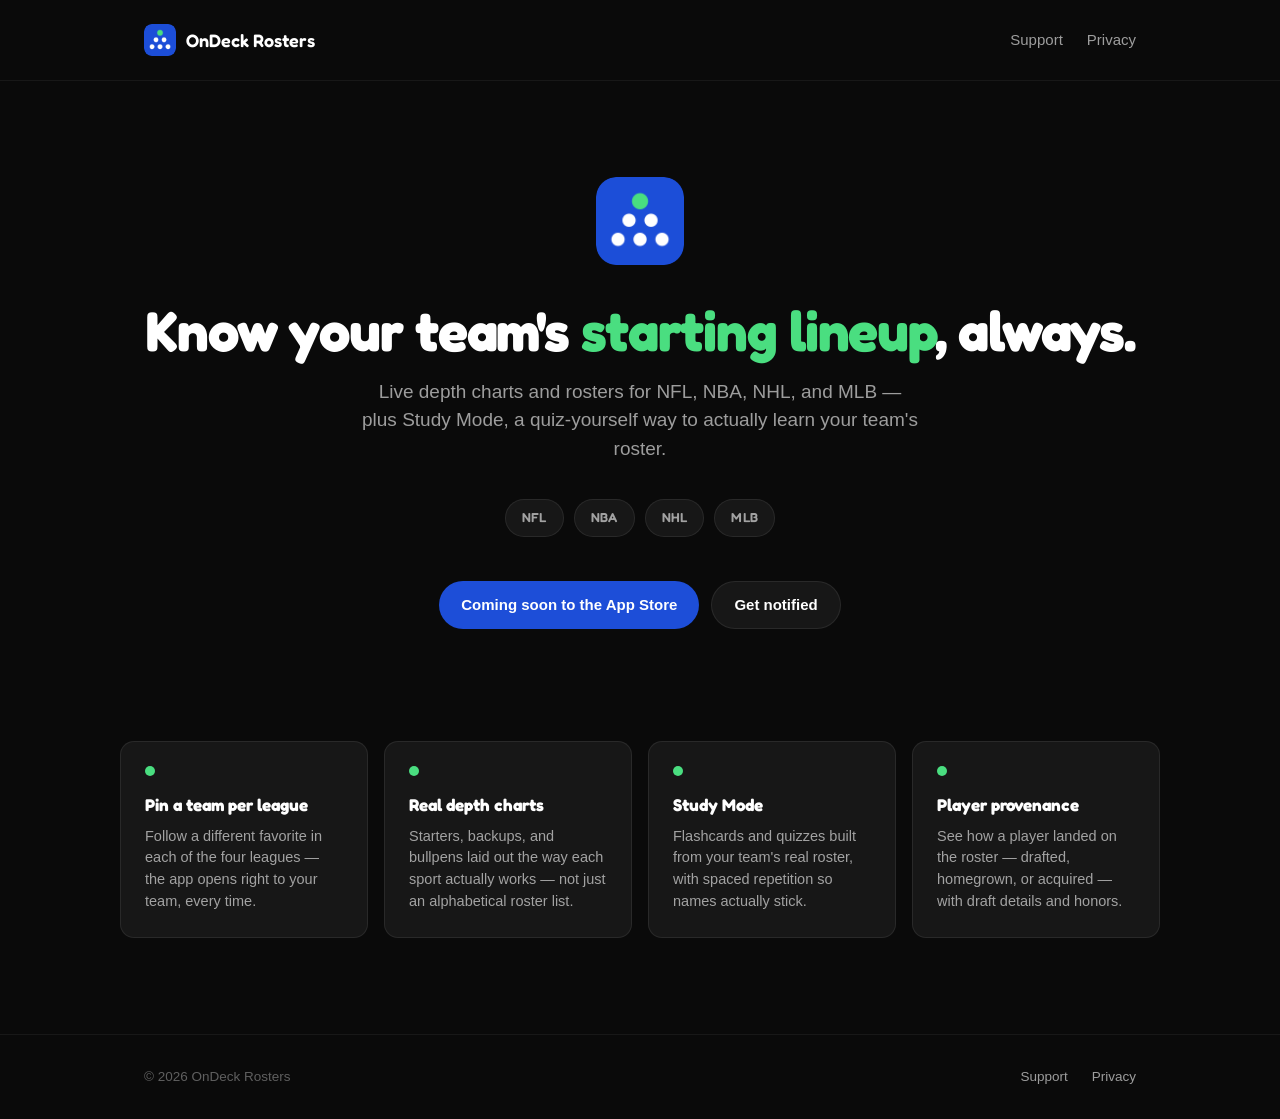
<file: index.html>
<!DOCTYPE html>
<html lang="en">
<head>
  <meta charset="UTF-8" />
  <meta name="viewport" content="width=device-width, initial-scale=1.0" />
  <title>OnDeck Rosters</title>
  <meta name="description" content="Depth charts and rosters for NFL, NBA, NHL, and MLB, plus a Study Mode to learn your team's roster, right on your iPhone." />
  <link rel="icon" type="image/png" sizes="32x32" href="assets/favicon-32.png" />
  <link rel="apple-touch-icon" href="assets/favicon-180.png" />
  <link rel="preconnect" href="https://fonts.googleapis.com" />
  <link rel="preconnect" href="https://fonts.gstatic.com" crossorigin />
  <link href="https://fonts.googleapis.com/css2?family=Fredoka:wght@500;600;700&display=swap" rel="stylesheet" />
  <link rel="stylesheet" href="styles.css" />
</head>
<body>
  <header class="site-header">
    <div class="wrap">
      <a class="brand" href="/">
        <img src="assets/favicon-180.png" alt="" />
        OnDeck Rosters
      </a>
      <nav class="site-nav">
        <a href="support.html">Support</a>
        <a href="privacy.html">Privacy</a>
      </nav>
    </div>
  </header>

  <main>
    <section class="hero wrap">
      <img class="hero-icon" src="assets/favicon-180.png" alt="OnDeck Rosters icon" />
      <h1>Know your team's <span class="accent">starting lineup</span>, always.</h1>
      <p>Live depth charts and rosters for NFL, NBA, NHL, and MLB &mdash; plus Study Mode, a quiz-yourself way to actually learn your team's roster.</p>

      <div class="pill-row">
        <span class="league-pill">NFL</span>
        <span class="league-pill">NBA</span>
        <span class="league-pill">NHL</span>
        <span class="league-pill">MLB</span>
      </div>

      <div class="cta-row">
        <span class="badge badge-primary">Coming soon to the App Store</span>
        <a class="badge badge-secondary" href="support.html">Get notified</a>
      </div>
    </section>

    <section class="features wrap">
      <div class="feature-card">
        <div class="dot"></div>
        <h3>Pin a team per league</h3>
        <p>Follow a different favorite in each of the four leagues &mdash; the app opens right to your team, every time.</p>
      </div>
      <div class="feature-card">
        <div class="dot"></div>
        <h3>Real depth charts</h3>
        <p>Starters, backups, and bullpens laid out the way each sport actually works &mdash; not just an alphabetical roster list.</p>
      </div>
      <div class="feature-card">
        <div class="dot"></div>
        <h3>Study Mode</h3>
        <p>Flashcards and quizzes built from your team's real roster, with spaced repetition so names actually stick.</p>
      </div>
      <div class="feature-card">
        <div class="dot"></div>
        <h3>Player provenance</h3>
        <p>See how a player landed on the roster &mdash; drafted, homegrown, or acquired &mdash; with draft details and honors.</p>
      </div>
    </section>
  </main>

  <footer class="site-footer">
    <div class="wrap">
      <p>&copy; 2026 OnDeck Rosters</p>
      <nav class="site-nav">
        <a href="support.html">Support</a>
        <a href="privacy.html">Privacy</a>
      </nav>
    </div>
  </footer>
</body>
</html>
</file>
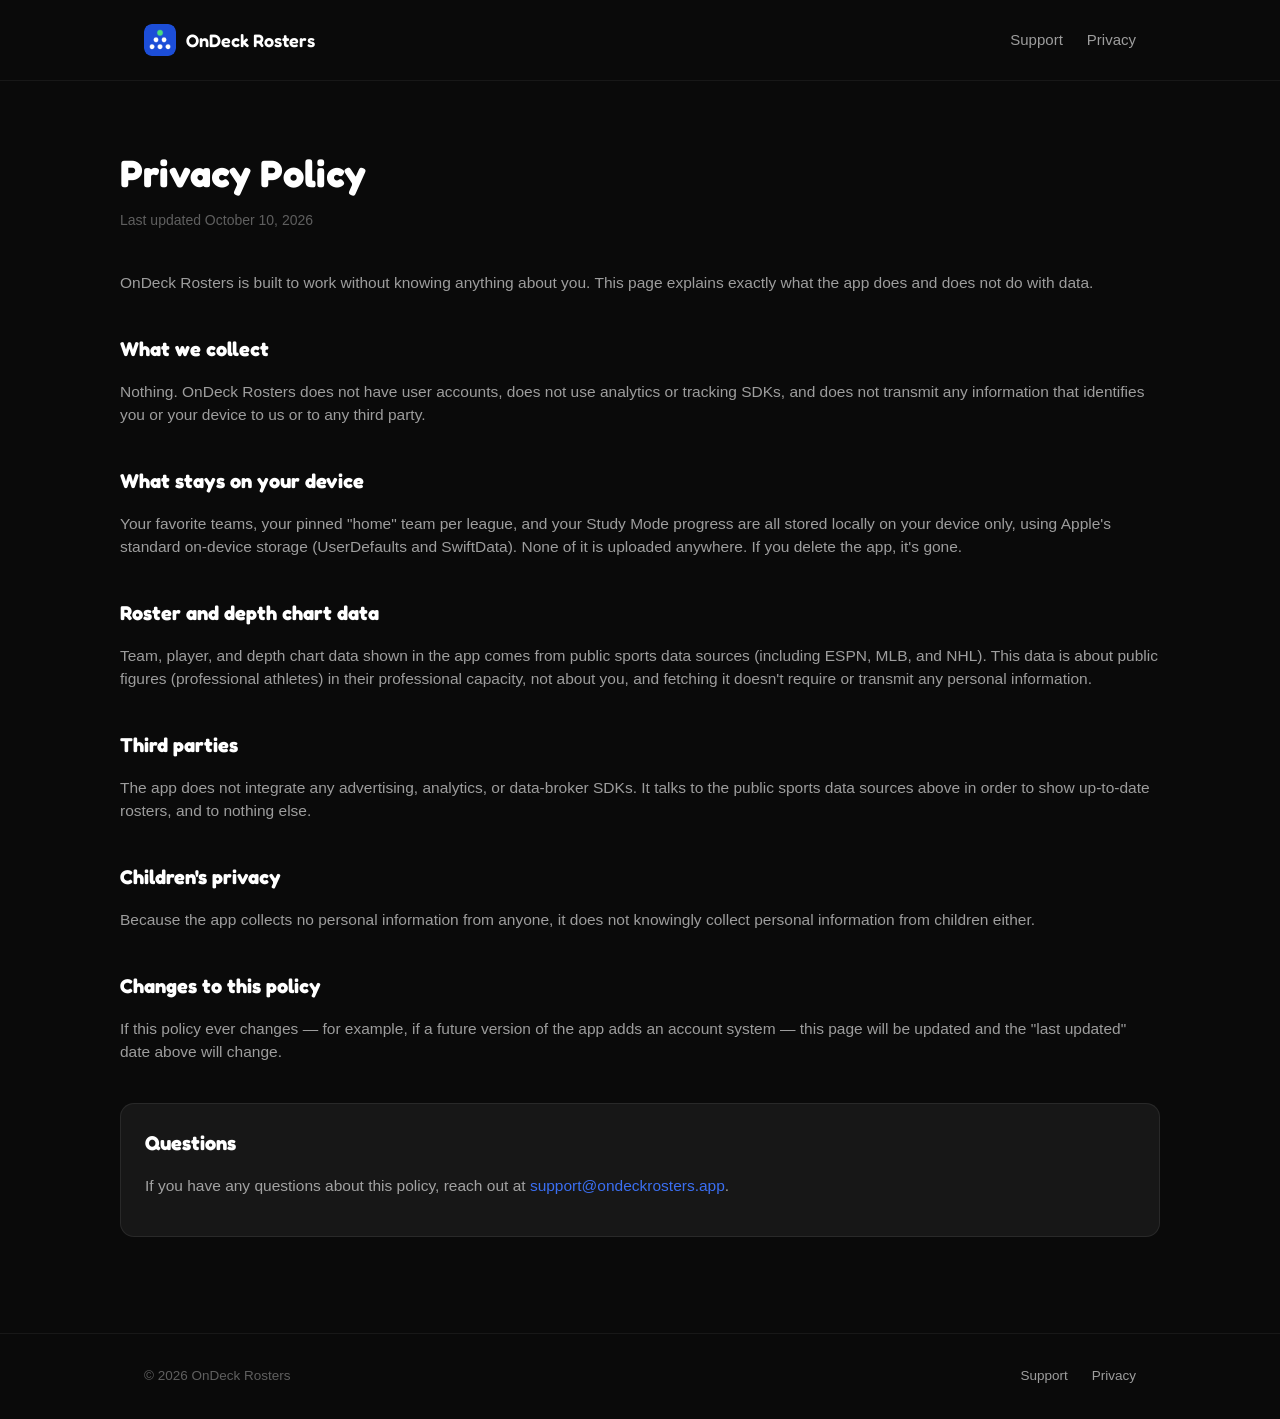
<file: privacy.html>
<!DOCTYPE html>
<html lang="en">
<head>
  <meta charset="UTF-8" />
  <meta name="viewport" content="width=device-width, initial-scale=1.0" />
  <title>Privacy Policy &mdash; OnDeck Rosters</title>
  <meta name="description" content="OnDeck Rosters privacy policy." />
  <link rel="icon" type="image/png" sizes="32x32" href="assets/favicon-32.png" />
  <link rel="apple-touch-icon" href="assets/favicon-180.png" />
  <link rel="preconnect" href="https://fonts.googleapis.com" />
  <link rel="preconnect" href="https://fonts.gstatic.com" crossorigin />
  <link href="https://fonts.googleapis.com/css2?family=Fredoka:wght@500;600;700&display=swap" rel="stylesheet" />
  <link rel="stylesheet" href="styles.css" />
</head>
<body>
  <header class="site-header">
    <div class="wrap">
      <a class="brand" href="/">
        <img src="assets/favicon-180.png" alt="" />
        OnDeck Rosters
      </a>
      <nav class="site-nav">
        <a href="support.html">Support</a>
        <a href="privacy.html">Privacy</a>
      </nav>
    </div>
  </header>

  <main class="page wrap">
    <h1>Privacy Policy</h1>
    <p class="updated">Last updated October 10, 2026</p>

    <p>OnDeck Rosters is built to work without knowing anything about you. This page explains exactly what the app does and does not do with data.</p>

    <h2>What we collect</h2>
    <p>Nothing. OnDeck Rosters does not have user accounts, does not use analytics or tracking SDKs, and does not transmit any information that identifies you or your device to us or to any third party.</p>

    <h2>What stays on your device</h2>
    <p>Your favorite teams, your pinned "home" team per league, and your Study Mode progress are all stored locally on your device only, using Apple's standard on-device storage (UserDefaults and SwiftData). None of it is uploaded anywhere. If you delete the app, it's gone.</p>

    <h2>Roster and depth chart data</h2>
    <p>Team, player, and depth chart data shown in the app comes from public sports data sources (including ESPN, MLB, and NHL). This data is about public figures (professional athletes) in their professional capacity, not about you, and fetching it doesn't require or transmit any personal information.</p>

    <h2>Third parties</h2>
    <p>The app does not integrate any advertising, analytics, or data-broker SDKs. It talks to the public sports data sources above in order to show up-to-date rosters, and to nothing else.</p>

    <h2>Children's privacy</h2>
    <p>Because the app collects no personal information from anyone, it does not knowingly collect personal information from children either.</p>

    <h2>Changes to this policy</h2>
    <p>If this policy ever changes &mdash; for example, if a future version of the app adds an account system &mdash; this page will be updated and the "last updated" date above will change.</p>

    <div class="contact-card">
      <h2>Questions</h2>
      <p>If you have any questions about this policy, reach out at <a href="mailto:support@ondeckrosters.app">support@ondeckrosters.app</a>.</p>
    </div>
  </main>

  <footer class="site-footer">
    <div class="wrap">
      <p>&copy; 2026 OnDeck Rosters</p>
      <nav class="site-nav">
        <a href="support.html">Support</a>
        <a href="privacy.html">Privacy</a>
      </nav>
    </div>
  </footer>
</body>
</html>
</file>
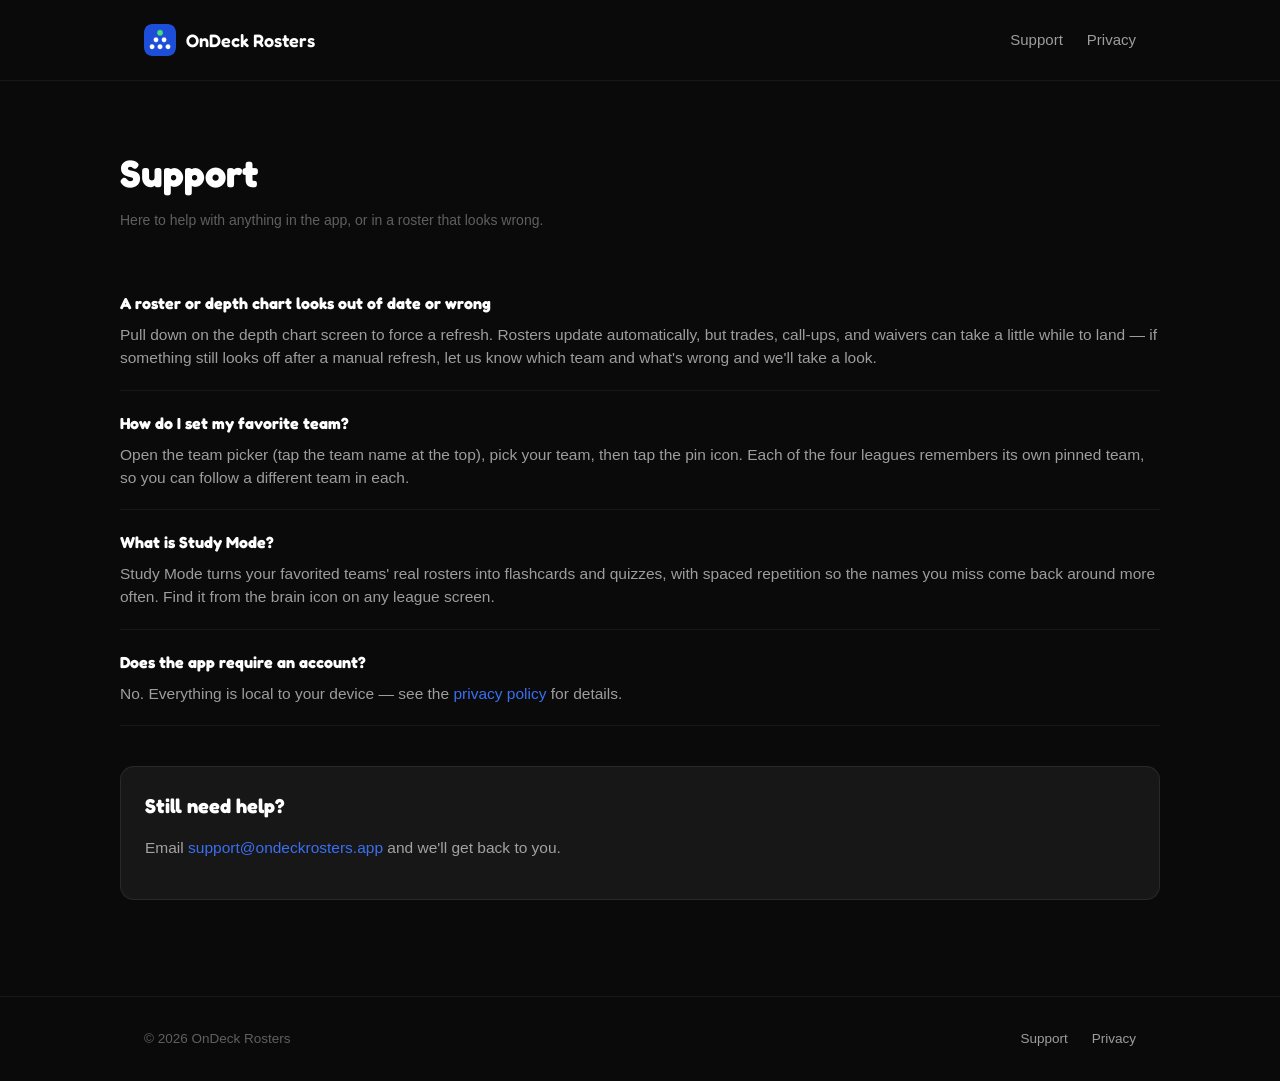
<file: support.html>
<!DOCTYPE html>
<html lang="en">
<head>
  <meta charset="UTF-8" />
  <meta name="viewport" content="width=device-width, initial-scale=1.0" />
  <title>Support &mdash; OnDeck Rosters</title>
  <meta name="description" content="Get help with OnDeck Rosters." />
  <link rel="icon" type="image/png" sizes="32x32" href="assets/favicon-32.png" />
  <link rel="apple-touch-icon" href="assets/favicon-180.png" />
  <link rel="preconnect" href="https://fonts.googleapis.com" />
  <link rel="preconnect" href="https://fonts.gstatic.com" crossorigin />
  <link href="https://fonts.googleapis.com/css2?family=Fredoka:wght@500;600;700&display=swap" rel="stylesheet" />
  <link rel="stylesheet" href="styles.css" />
</head>
<body>
  <header class="site-header">
    <div class="wrap">
      <a class="brand" href="/">
        <img src="assets/favicon-180.png" alt="" />
        OnDeck Rosters
      </a>
      <nav class="site-nav">
        <a href="support.html">Support</a>
        <a href="privacy.html">Privacy</a>
      </nav>
    </div>
  </header>

  <main class="page wrap">
    <h1>Support</h1>
    <p class="updated">Here to help with anything in the app, or in a roster that looks wrong.</p>

    <div class="faq-item">
      <h3>A roster or depth chart looks out of date or wrong</h3>
      <p>Pull down on the depth chart screen to force a refresh. Rosters update automatically, but trades, call-ups, and waivers can take a little while to land &mdash; if something still looks off after a manual refresh, let us know which team and what's wrong and we'll take a look.</p>
    </div>

    <div class="faq-item">
      <h3>How do I set my favorite team?</h3>
      <p>Open the team picker (tap the team name at the top), pick your team, then tap the pin icon. Each of the four leagues remembers its own pinned team, so you can follow a different team in each.</p>
    </div>

    <div class="faq-item">
      <h3>What is Study Mode?</h3>
      <p>Study Mode turns your favorited teams' real rosters into flashcards and quizzes, with spaced repetition so the names you miss come back around more often. Find it from the brain icon on any league screen.</p>
    </div>

    <div class="faq-item">
      <h3>Does the app require an account?</h3>
      <p>No. Everything is local to your device &mdash; see the <a href="privacy.html">privacy policy</a> for details.</p>
    </div>

    <div class="contact-card">
      <h2>Still need help?</h2>
      <p>Email <a href="mailto:support@ondeckrosters.app">support@ondeckrosters.app</a> and we'll get back to you.</p>
    </div>
  </main>

  <footer class="site-footer">
    <div class="wrap">
      <p>&copy; 2026 OnDeck Rosters</p>
      <nav class="site-nav">
        <a href="support.html">Support</a>
        <a href="privacy.html">Privacy</a>
      </nav>
    </div>
  </footer>
</body>
</html>
</file>
<file: styles.css>
/* OnDeck Rosters - brand tokens
   Colors/fonts matched to the iOS app's Theme.swift (dark, near-black,
   scoreboard feel) and the app icon's blue/green mark. */

:root {
  --color-bg: #0a0a0a;
  --color-card: #171717;
  --color-border: rgba(255, 255, 255, 0.08);
  --color-divider: rgba(255, 255, 255, 0.06);

  --color-text: #ffffff;
  --color-text-secondary: rgba(255, 255, 255, 0.6);
  --color-text-tertiary: rgba(255, 255, 255, 0.35);

  --color-blue: #1d4ed8;
  --color-blue-bright: #3b6ff2;
  --color-green: #4ade80;

  --font-display: "Fredoka", -apple-system, BlinkMacSystemFont, "Segoe UI", sans-serif;
  --font-body: -apple-system, BlinkMacSystemFont, "Segoe UI", Roboto, sans-serif;

  --radius-card: 14px;
  --radius-pill: 999px;

  --max-width: 1040px;
}

* {
  box-sizing: border-box;
}

html,
body {
  margin: 0;
  padding: 0;
}

body {
  background: var(--color-bg);
  color: var(--color-text);
  font-family: var(--font-body);
  line-height: 1.5;
  -webkit-font-smoothing: antialiased;
}

a {
  color: var(--color-blue-bright);
  text-decoration: none;
}

a:hover {
  text-decoration: underline;
}

.wrap {
  max-width: var(--max-width);
  margin: 0 auto;
  padding: 0 24px;
}

/* Header */

.site-header {
  padding: 24px 0;
  border-bottom: 1px solid var(--color-divider);
}

.site-header .wrap {
  display: flex;
  align-items: center;
  justify-content: space-between;
}

.brand {
  display: flex;
  align-items: center;
  gap: 10px;
  font-family: var(--font-display);
  font-weight: 600;
  font-size: 18px;
  color: var(--color-text);
}

.brand img {
  width: 32px;
  height: 32px;
  border-radius: 8px;
}

.site-nav {
  display: flex;
  gap: 24px;
  font-size: 15px;
  color: var(--color-text-secondary);
}

.site-nav a {
  color: var(--color-text-secondary);
}

.site-nav a:hover {
  color: var(--color-text);
  text-decoration: none;
}

/* Hero */

.hero {
  padding: 96px 0 64px;
  text-align: center;
}

.hero-icon {
  width: 88px;
  height: 88px;
  border-radius: 20px;
  margin-bottom: 28px;
}

.hero h1 {
  font-family: var(--font-display);
  font-weight: 700;
  font-size: clamp(32px, 6vw, 56px);
  line-height: 1.1;
  margin: 0 0 16px;
  letter-spacing: -0.02em;
}

.hero h1 .accent {
  color: var(--color-green);
}

.hero p {
  font-size: clamp(16px, 2.4vw, 19px);
  color: var(--color-text-secondary);
  max-width: 560px;
  margin: 0 auto 36px;
}

.pill-row {
  display: flex;
  justify-content: center;
  gap: 10px;
  flex-wrap: wrap;
  margin-bottom: 44px;
}

.league-pill {
  font-family: var(--font-display);
  font-weight: 600;
  font-size: 13px;
  letter-spacing: 0.02em;
  padding: 8px 16px;
  border-radius: var(--radius-pill);
  background: var(--color-card);
  border: 1px solid var(--color-border);
  color: var(--color-text-secondary);
}

.cta-row {
  display: flex;
  justify-content: center;
  gap: 12px;
  flex-wrap: wrap;
}

.badge {
  display: inline-flex;
  align-items: center;
  gap: 8px;
  padding: 12px 22px;
  border-radius: var(--radius-pill);
  font-weight: 600;
  font-size: 15px;
}

.badge-primary {
  background: var(--color-blue);
  color: #ffffff;
}

.badge-secondary {
  background: var(--color-card);
  border: 1px solid var(--color-border);
  color: var(--color-text);
}

.badge-primary:hover,
.badge-secondary:hover {
  text-decoration: none;
  filter: brightness(1.1);
}

/* Features */

.features {
  padding: 48px 0 96px;
  display: grid;
  grid-template-columns: repeat(auto-fit, minmax(240px, 1fr));
  gap: 16px;
}

.feature-card {
  background: var(--color-card);
  border: 1px solid var(--color-border);
  border-radius: var(--radius-card);
  padding: 24px;
}

.feature-card .dot {
  width: 10px;
  height: 10px;
  border-radius: 50%;
  background: var(--color-green);
  margin-bottom: 16px;
}

.feature-card h3 {
  font-family: var(--font-display);
  font-size: 17px;
  margin: 0 0 8px;
}

.feature-card p {
  color: var(--color-text-secondary);
  font-size: 14.5px;
  margin: 0;
}

/* Generic content pages (privacy/support) */

.page {
  padding: 64px 0 96px;
}

.page h1 {
  font-family: var(--font-display);
  font-size: clamp(28px, 5vw, 38px);
  margin: 0 0 8px;
}

.page .updated {
  color: var(--color-text-tertiary);
  font-size: 14px;
  margin: 0 0 40px;
}

.page h2 {
  font-family: var(--font-display);
  font-size: 20px;
  margin: 40px 0 12px;
}

.page p,
.page li {
  color: var(--color-text-secondary);
  font-size: 15.5px;
}

.page ul {
  padding-left: 20px;
}

.contact-card {
  margin-top: 40px;
  background: var(--color-card);
  border: 1px solid var(--color-border);
  border-radius: var(--radius-card);
  padding: 24px;
}

.contact-card h2 {
  margin-top: 0;
}

.faq-item {
  border-bottom: 1px solid var(--color-divider);
  padding: 20px 0;
}

.faq-item:last-child {
  border-bottom: none;
}

.faq-item h3 {
  font-family: var(--font-display);
  font-size: 16px;
  margin: 0 0 8px;
}

.faq-item p {
  margin: 0;
}

/* Footer */

.site-footer {
  border-top: 1px solid var(--color-divider);
  padding: 32px 0;
}

.site-footer .wrap {
  display: flex;
  align-items: center;
  justify-content: space-between;
  flex-wrap: wrap;
  gap: 16px;
}

.site-footer p {
  color: var(--color-text-tertiary);
  font-size: 13.5px;
  margin: 0;
}

.site-footer .site-nav {
  font-size: 13.5px;
}

@media (max-width: 560px) {
  .site-header .wrap {
    flex-direction: column;
    gap: 16px;
  }

  .hero {
    padding: 64px 0 48px;
  }
}
</file>
